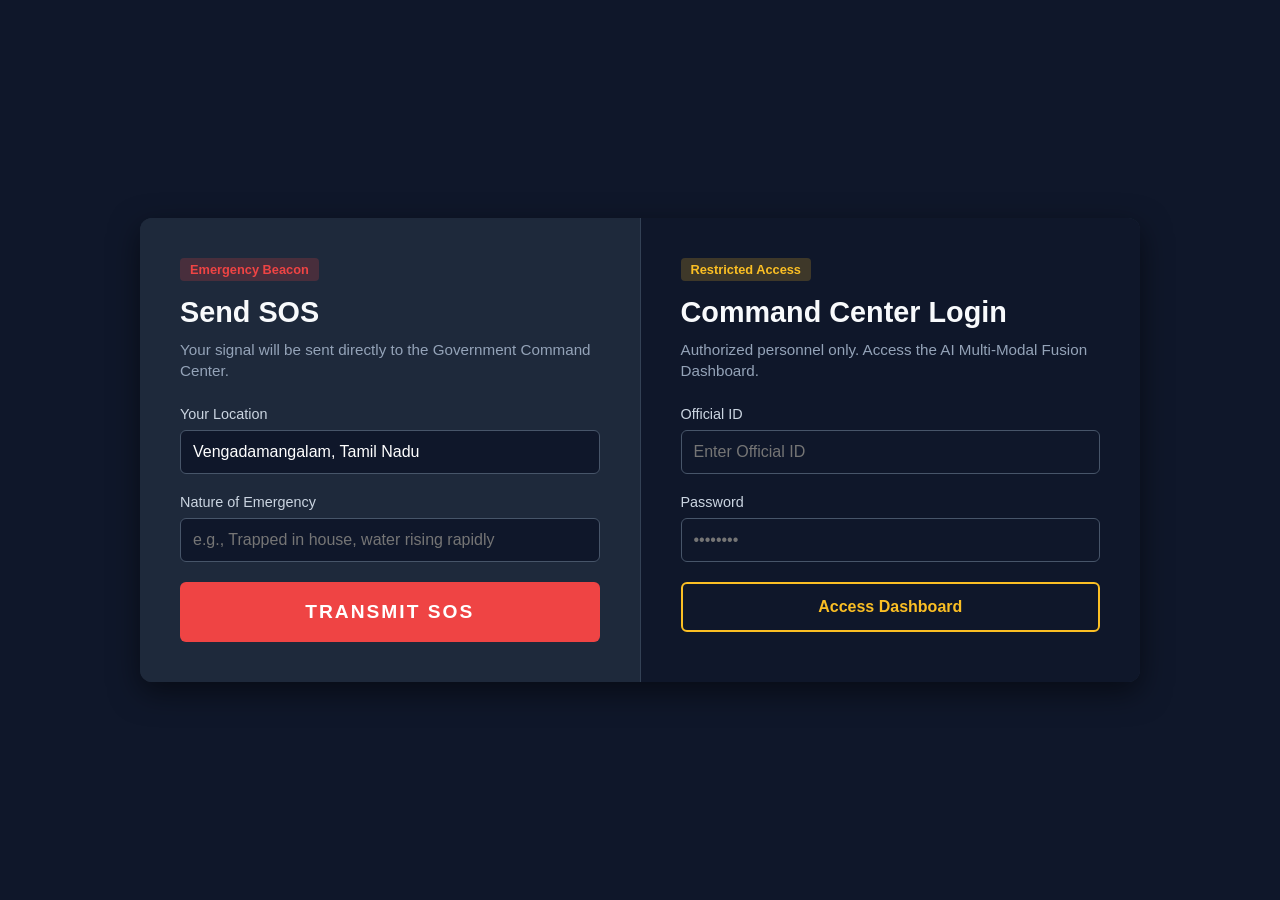
<file: login.html>
<!DOCTYPE html>
<html lang="en">
<head>
    <meta charset="UTF-8">
    <meta name="viewport" content="width=device-width, initial-scale=1.0">
    <title>Crisis AI - Emergency Portal</title>
    <link rel="stylesheet" href="landing.css">
</head>
<body>
    <div class="split-container">
        
        <div class="split-half public-side">
    <div class="card">
        <div class="badge-public" style="background: rgba(239, 68, 68, 0.2); color: #ef4444;">Emergency Beacon</div>
        <h1>Send SOS</h1>
        <p>Your signal will be sent directly to the Government Command Center.</p>
        
        <form id="sos-form">
            <div class="input-group">
                <label for="sos-location">Your Location</label>
                <input type="text" id="sos-location" value="Vengadamangalam, Tamil Nadu" required>
            </div>
            
            <div class="input-group">
                <label for="sos-message">Nature of Emergency</label>
                <input type="text" id="sos-message" placeholder="e.g., Trapped in house, water rising rapidly" required>
            </div>

            <button type="submit" class="btn" style="background-color: #ef4444; color: white; height: 60px; font-size: 1.2rem; text-transform: uppercase; letter-spacing: 2px;">
                Transmit SOS
            </button>
        </form>
        
        <div id="sos-status-box" class="hidden" style="margin-top: 20px; padding: 15px; border-radius: 6px; text-align: center; font-weight: bold;"></div>
    </div>
</div>

        <div class="split-half gov-side">
            <div class="card gov-card">
                <div class="badge-gov">Restricted Access</div>
                <h1>Command Center Login</h1>
                <p>Authorized personnel only. Access the AI Multi-Modal Fusion Dashboard.</p>
                
                <form id="gov-login-form">
                    <div class="input-group">
                        <label for="username">Official ID</label>
                        <input type="text" id="username" placeholder="Enter Official ID" required>
                    </div>
                    <div class="input-group">
                        <label for="password">Password</label>
                        <input type="password" id="password" placeholder="••••••••" required>
                    </div>
                    <button type="submit" class="btn btn-gov">Access Dashboard</button>
                </form>
            </div>
        </div>

    </div>
    
    <script src="landing.js"></script>
    </body>
</html>
</file>
<file: landing.css>
:root {
    --bg-dark: #0f172a;
    --card-bg: #1e293b;
    --text-main: #f8fafc;
    --accent-blue: #38bdf8;
    --gov-accent: #fbbf24;
    --btn-hover: #0284c7;
}

* {
    box-sizing: border-box;
    margin: 0;
    padding: 0;
    font-family: 'Segoe UI', Tahoma, Geneva, Verdana, sans-serif;
}

body {
    background-color: var(--bg-dark);
    color: var(--text-main);
    height: 100vh;
    display: flex;
    justify-content: center;
    align-items: center;
}

.split-container {
    display: flex;
    width: 90%;
    max-width: 1000px;
    background: var(--card-bg);
    border-radius: 12px;
    overflow: hidden;
    box-shadow: 0 10px 30px rgba(0,0,0,0.5);
}

.split-half {
    flex: 1;
    padding: 40px;
}

.public-side {
    background: #1e293b;
}

.gov-side {
    background: #0f172a;
    border-left: 1px solid #334155;
}

h1 {
    font-size: 1.8rem;
    margin: 15px 0 10px 0;
}

p {
    color: #94a3b8;
    margin-bottom: 25px;
    font-size: 0.95rem;
    line-height: 1.4;
}

.badge-public {
    display: inline-block;
    background: rgba(56, 189, 248, 0.2);
    color: var(--accent-blue);
    padding: 4px 10px;
    border-radius: 4px;
    font-size: 0.8rem;
    font-weight: bold;
}

.badge-gov {
    display: inline-block;
    background: rgba(251, 191, 36, 0.2);
    color: var(--gov-accent);
    padding: 4px 10px;
    border-radius: 4px;
    font-size: 0.8rem;
    font-weight: bold;
}

.input-group {
    margin-bottom: 20px;
}

label {
    display: block;
    margin-bottom: 8px;
    font-size: 0.9rem;
    color: #cbd5e1;
}

input, select {
    width: 100%;
    padding: 12px;
    border-radius: 6px;
    border: 1px solid #475569;
    background: #0f172a;
    color: white;
    font-size: 1rem;
}

input:focus, select:focus {
    outline: none;
    border-color: var(--accent-blue);
}

.btn {
    width: 100%;
    padding: 14px;
    border: none;
    border-radius: 6px;
    font-size: 1rem;
    font-weight: bold;
    cursor: pointer;
    transition: background 0.2s;
}

.btn-primary {
    background-color: var(--accent-blue);
    color: #0f172a;
}

.btn-primary:hover {
    background-color: var(--btn-hover);
    color: white;
}

.btn-gov {
    background-color: transparent;
    border: 2px solid var(--gov-accent);
    color: var(--gov-accent);
}

.btn-gov:hover {
    background-color: var(--gov-accent);
    color: #0f172a;
}

.hidden { display: none; }

#public-advice-box {
    margin-top: 20px;
    padding: 15px;
    border-radius: 6px;
    background: rgba(16, 185, 129, 0.1);
    border: 1px solid #10b981;
    color: #10b981;
}

@media (max-width: 768px) {
    .split-container {
        flex-direction: column;
    }
    .gov-side {
        border-left: none;
        border-top: 1px solid #334155;
    }
}
</file>
